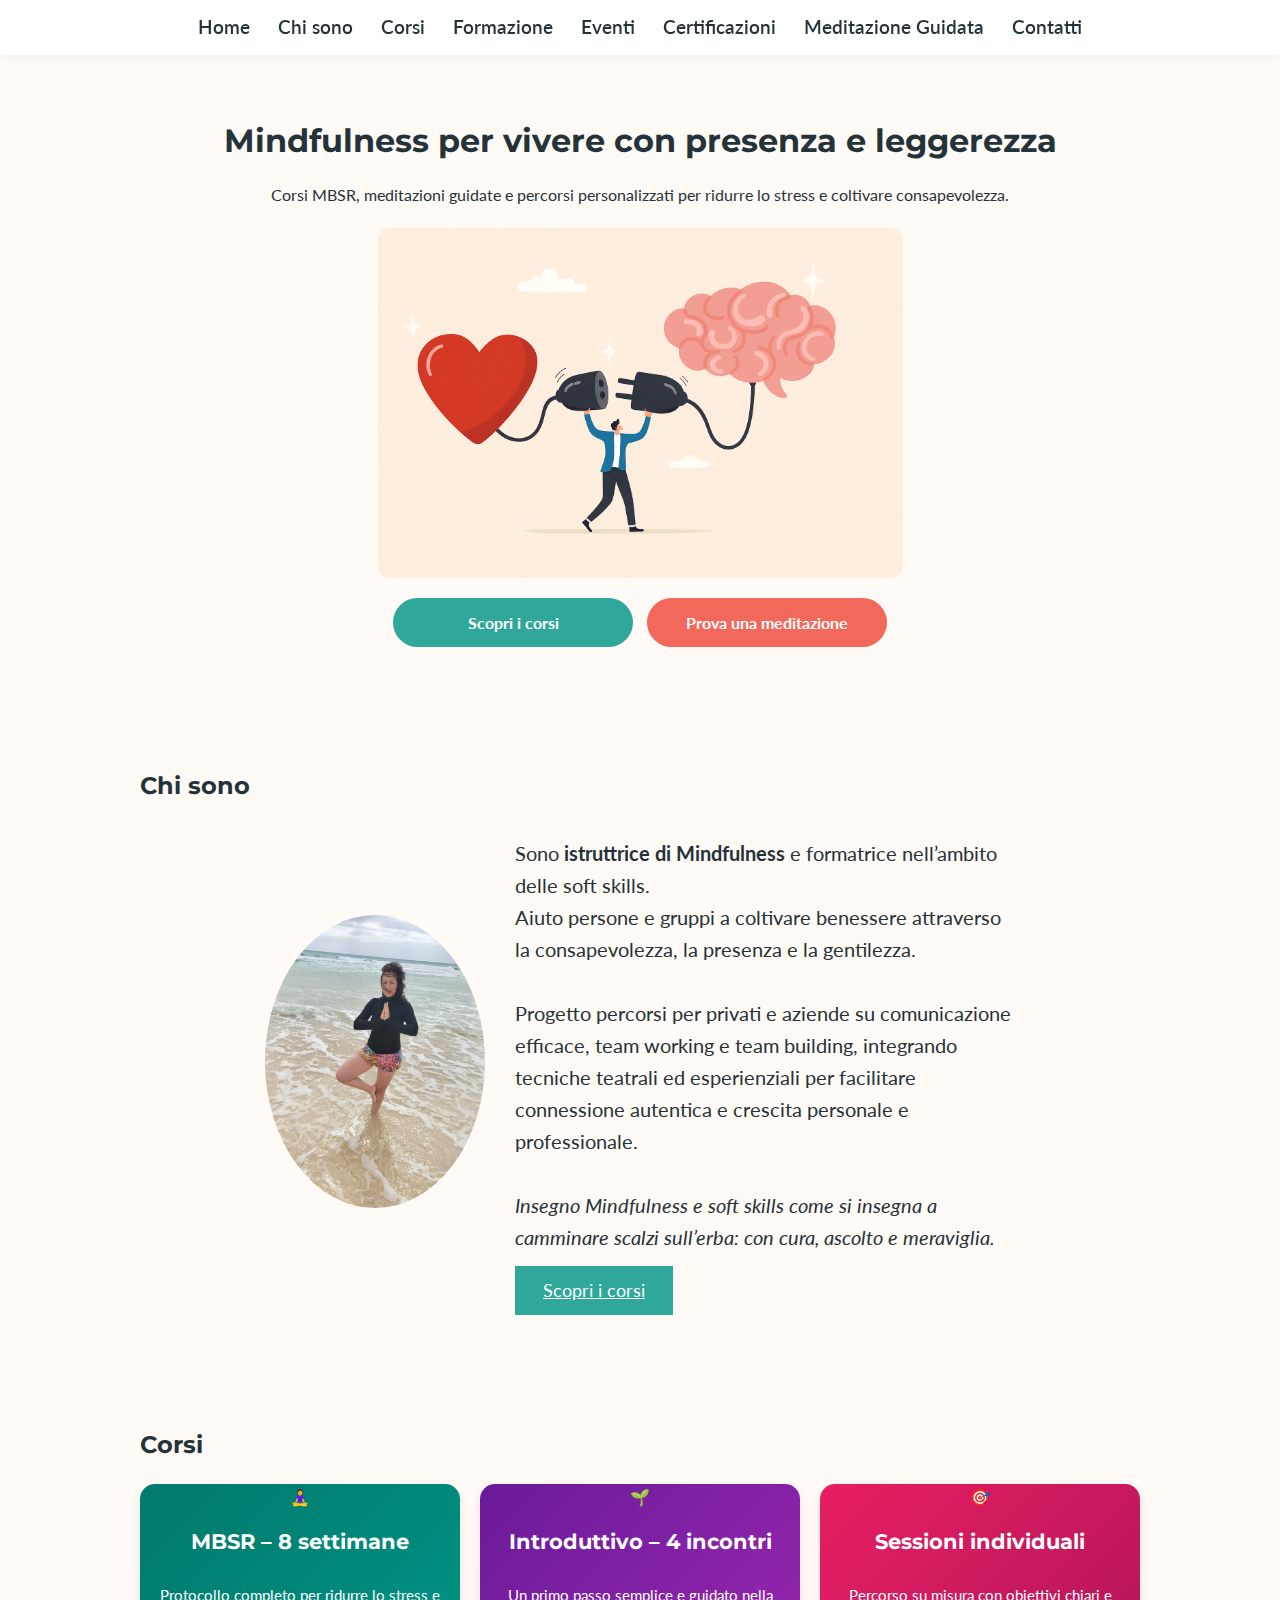
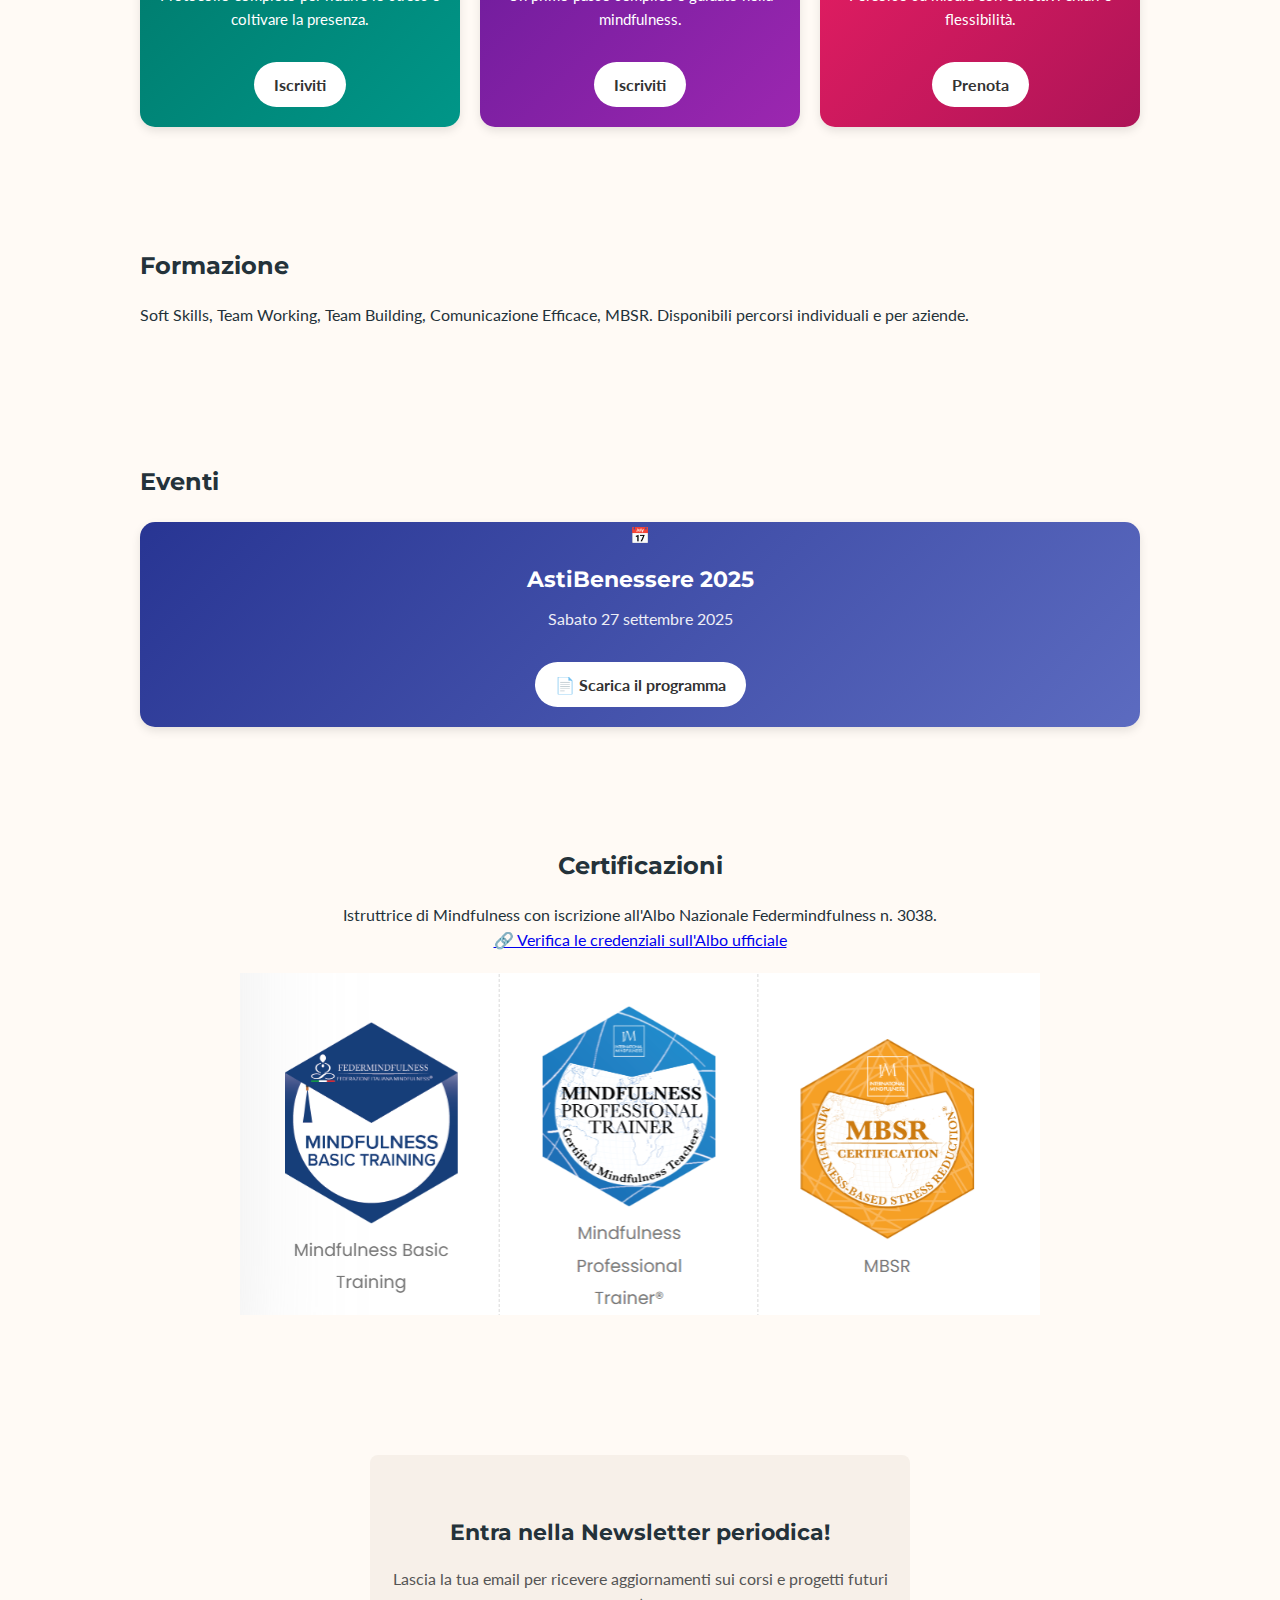
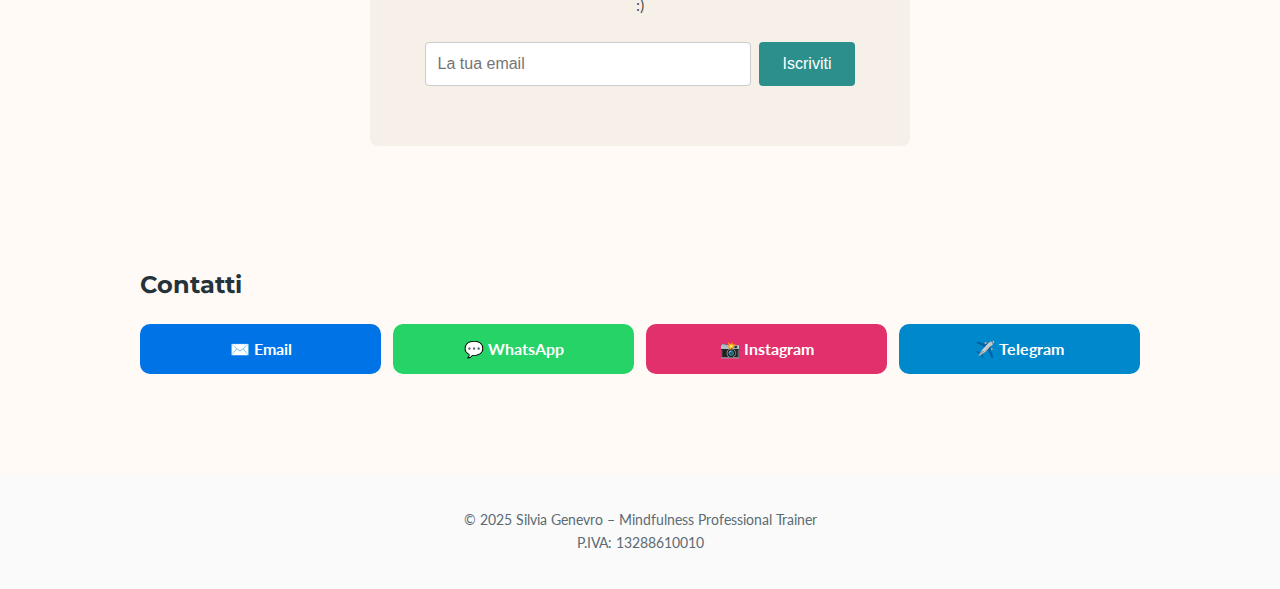
<file: index.html>
<!doctype html>
<html lang="it">
<head>
  <meta charset="utf-8">
  <meta name="viewport" content="width=device-width, initial-scale=1">

  <!-- SEO -->
  <title>Silvia Genevro - Mindfulness e Corsi MBSR ad Asti</title>
  <meta name="description" content="Silvia Genevro, istruttrice di Mindfulness ad Asti. Corsi MBSR, meditazioni guidate e sessioni individuali per ridurre lo stress e coltivare consapevolezza.">
  <meta name="keywords" content="Mindfulness, MBSR, Asti, meditazione guidata, corsi mindfulness, ridurre stress, benessere, Silvia Genevro">
  <meta name="author" content="Silvia Genevro">

  <!-- Open Graph per social -->
  <meta property="og:title" content="Silvia Genevro - Mindfulness ad Asti">
  <meta property="og:description" content="Corsi MBSR, meditazioni guidate e sessioni individuali per ridurre lo stress e coltivare consapevolezza.">
  <meta property="og:image" content="https://silviagenevro.netlify.app/assets/img/Silviafotoprofilo.jpg">
  <meta property="og:url" content="https://silviagenevro.netlify.app/">
  <meta property="og:type" content="website">

  <!-- Twitter Card -->
  <meta name="twitter:card" content="summary_large_image">
  <meta name="twitter:title" content="Silvia Genevro - Mindfulness ad Asti">
  <meta name="twitter:description" content="Corsi MBSR, meditazioni guidate e sessioni individuali per ridurre lo stress e coltivare consapevolezza.">
  <meta name="twitter:image" content="https://silviagenevro.netlify.app/assets/img/Silviafotoprofilo.jpg">

  <!-- CSS -->
  <link rel="stylesheet" href="assets/css/style.css">
  <link href="https://fonts.googleapis.com/css2?family=Montserrat:wght@700&family=Lato&display=swap" rel="stylesheet">
  <meta name="google-site-verification" content="jrAuXxmCcju56sMJXkRzgrYA4dewUzp_A_s89oQoPgI" />
</head>

<body>

<!-- HEADER -->
<header>
  <!-- icona hamburger -->
  <span class="menu-toggle" id="menu-toggle" role="button" aria-label="Apri/chiudi menu" aria-expanded="false"></span>

  <nav id="nav-links">
    <a href="#home">Home</a>
    <a href="#chi-sono">Chi sono</a>
    <a href="#corsi">Corsi</a>
    <a href="#formazione">Formazione</a>
    <a href="#eventi">Eventi</a>
    <a href="#certificazioni">Certificazioni</a>
    <a href="meditazione.html">Meditazione Guidata</a>
    <a href="#contatti">Contatti</a>
  </nav>
</header>

  <!-- HERO -->
  <section class="hero" id="home">
    <h1>Mindfulness per vivere con presenza e leggerezza</h1>
    <p>Corsi MBSR, meditazioni guidate e percorsi personalizzati per ridurre lo stress e coltivare consapevolezza.</p>
    <img src="assets/img/hero-heart-brain.png" alt="Mindfulness cuore cervello">
    <div class="hero-buttons">
      <a class="btn primary" href="#corsi">Scopri i corsi</a>
      <a class="btn alt" href="meditazione.html">Prova una meditazione</a>
    </div>
  </section>

  <!-- CHI SONO -->
  <section id="chi-sono" class="section about">
    <h2>Chi sono</h2>
    <div class="about-container">
      <img src="assets/img/Silviafotoprofilo.jpg" alt="Silvia Genevro">
      <div class="about-text">
        <p>Sono <strong>istruttrice di Mindfulness</strong> e formatrice nell’ambito delle soft skills.
<br>Aiuto persone e gruppi a coltivare benessere attraverso la consapevolezza, la presenza e la gentilezza.</br>  
<br>Progetto percorsi per privati e aziende su comunicazione efficace, team working e team building, integrando tecniche teatrali ed esperienziali per facilitare connessione autentica e crescita personale e professionale.</br>  
<br><i>Insegno Mindfulness e soft skills come si insegna a camminare scalzi sull’erba: con cura, ascolto e meraviglia.</i></br></p>
        <a class="btn primary" href="#corsi">Scopri i corsi</a>
      </div>
    </div>
  </section>

<section id="corsi" class="section">
  <h2>Corsi</h2>
  <div class="cards">

    <div class="card mbsr">
      <div class="card-header">🧘‍♀️</div>
      <h3><a href="mbsr.html">MBSR – 8 settimane</a></h3>
      <p>Protocollo completo per ridurre lo stress e coltivare la presenza.</p>
      <a class="btn" href="mailto:silvia.genevro@gmail.com?subject=Iscrizione%20MBSR">Iscriviti</a>
    </div>

    <div class="card intro">
      <div class="card-header">🌱</div>
      <h3><a href="introduttivo.html">Introduttivo – 4 incontri</a></h3>
      <p>Un primo passo semplice e guidato nella mindfulness.</p>
      <a class="btn" href="mailto:silvia.genevro@gmail.com?subject=Iscrizione%20Introduttivo">Iscriviti</a>
    </div>

    <div class="card sessioni">
      <div class="card-header">🎯</div>
      <h3><a href="sessioni.html">Sessioni individuali</a></h3>
      <p>Percorso su misura con obiettivi chiari e flessibilità.</p>
      <a class="btn" href="mailto:silvia.genevro@gmail.com?subject=Prenotazione%20Sessione">Prenota</a>
    </div>

  </div>
</section>


  <!-- FORMAZIONE -->
  <section id="formazione" class="section">
    <h2>Formazione</h2>
    <p>Soft Skills, Team Working, Team Building, Comunicazione Efficace, MBSR. Disponibili percorsi individuali e per aziende.</p>
  </section>

  <!-- EVENTI -->
<section id="eventi" class="section">
  <h2>Eventi</h2>
  <div class="cards">
    <div class="card evento">
      <div class="card-header">📅</div>
      <h3>AstiBenessere 2025</h3>
      <p>Sabato 27 settembre 2025</p>
      <a class="btn" href="assets/pdf/brochure-AstiBenessere2025_B2.pdf" download>
        📄 Scarica il programma
      </a>
    </div>
  </div>
</section>



  <!-- CERTIFICAZIONI -->
  <section id="certificazioni" class="section">
    <h2>Certificazioni</h2>
    <p>
      Istruttrice di Mindfulness con iscrizione all'Albo Nazionale Federmindfulness n. 3038.<br>
      <a href="https://www.albonazionalemindfulness.it/professionista/silvia-genevro" target="_blank">🔗 Verifica le credenziali sull'Albo ufficiale</a>
    </p>
    <img src="assets/img/certificazioni.png" alt="Certificazioni di Silvia Genevro">
  </section>

  <!-- NEWSLETTER -->
  <section id="newsletter" class="section">
    <h2>Entra nella Newsletter periodica!</h2>
    <p>Lascia la tua email per ricevere aggiornamenti sui corsi e progetti futuri :)</p>
    <form name="newsletter" method="POST" data-netlify="true">
      <input type="email" name="email" placeholder="La tua email" required>
      <button type="submit">Iscriviti</button>
    </form>
  </section>

<!-- CONTATTI -->
<section id="contatti" class="section">
  <h2>Contatti</h2>
  <div class="contact-grid">
    <!-- Email -->
    <a href="mailto:silvia.genevro@gmail.com" class="contact-btn email">✉️ Email</a>
    <!-- WhatsApp -->
    <a href="https://wa.me/393771747588" target="_blank" class="contact-btn whatsapp">💬 WhatsApp</a>
    <!-- Instagram -->
    <a href="https://www.instagram.com/silvia_genevro" target="_blank" class="contact-btn instagram">📸 Instagram</a>
    <!-- Telegram -->
    <a href="https://t.me/silviagenevro" target="_blank" class="contact-btn telegram">✈️ Telegram</a>
  </div>
</section>

  <!-- FOOTER -->
  <footer>
    <p>© 2025 Silvia Genevro – Mindfulness Professional Trainer<br>P.IVA: 13288610010</p>
  </footer>

<!-- MENU LOGIC -->
<script>
document.addEventListener("DOMContentLoaded", function () {
  const menuToggle = document.getElementById("menu-toggle");
  const navLinks   = document.getElementById("nav-links");

  const isOpen = () => navLinks.classList.contains("active");
  const openMenu = () => {
    navLinks.classList.add("active");
    document.body.classList.add("menu-open");
    menuToggle.setAttribute("aria-expanded", "true");
  };
  const closeMenu = () => {
    navLinks.classList.remove("active");
    document.body.classList.remove("menu-open");
    menuToggle.setAttribute("aria-expanded", "false");
  };

  // Toggle con l’icona
  menuToggle.addEventListener("click", (e) => {
    e.stopPropagation();
    isOpen() ? closeMenu() : openMenu();
  });

  // Chiudi clic su un link
  navLinks.querySelectorAll("a").forEach(a => {
    a.addEventListener("click", () => {
      closeMenu();
    });
  });

  // Chiudi clic FUORI dal menu
  document.addEventListener("click", (e) => {
    if (isOpen() && !navLinks.contains(e.target) && e.target !== menuToggle) {
      closeMenu();
    }
  });

  // Chiudi con ESC
  document.addEventListener("keydown", (e) => {
    if (e.key === "Escape" && isOpen()) closeMenu();
  });

  // Chiudi allo scroll
  window.addEventListener("scroll", () => {
    if (isOpen()) closeMenu();
  }, { passive: true });

  // Chiudi se cambia l’anchor/hash
  window.addEventListener("hashchange", closeMenu);

  // Chiudi tornando a desktop
  window.addEventListener("resize", () => {
    if (window.innerWidth > 992 && isOpen()) closeMenu();
  });
});
</script>

</body>
</html>
</file>
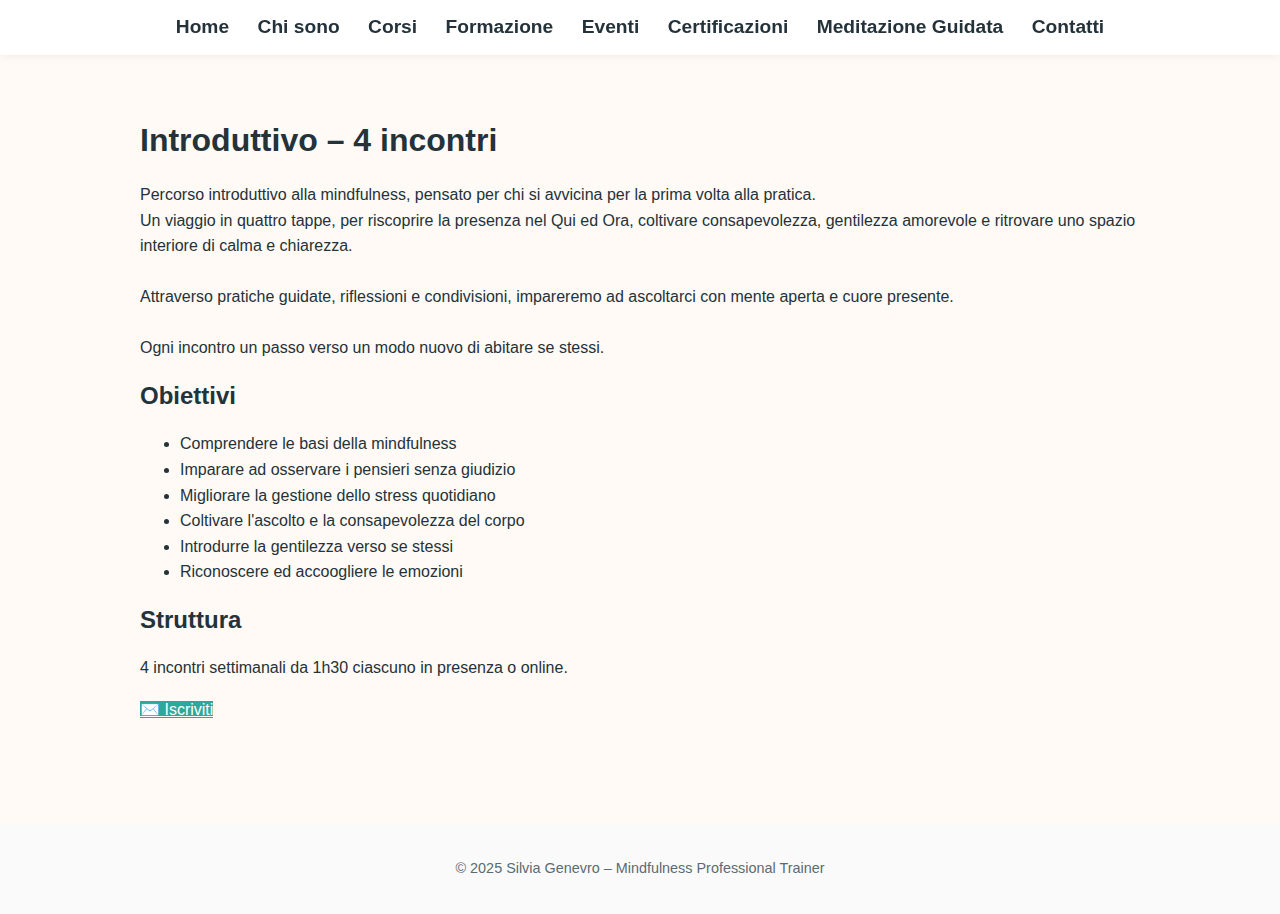
<file: introduttivo.html>
<!DOCTYPE html>
<html lang="it">
<head>
  <meta charset="UTF-8">
  <meta name="viewport" content="width=device-width, initial-scale=1.0">
  <title>Introduttivo – 4 incontri</title>
  <link rel="stylesheet" href="assets/css/style.css">
</head>
<body>
<!-- HEADER (mobile hamburger + nav) -->
<header>
  <span class="menu-toggle" id="menu-toggle" role="button" aria-label="Apri/chiudi menu" aria-expanded="false"></span>

  <nav id="nav-links">
    <a href="index.html#home">Home</a>
    <a href="index.html#chi-sono">Chi sono</a>
    <a href="index.html#corsi">Corsi</a>
    <a href="index.html#formazione">Formazione</a>
    <a href="index.html#eventi">Eventi</a>
    <a href="index.html#certificazioni">Certificazioni</a>
    <a href="meditazione.html">Meditazione Guidata</a>
    <a href="index.html#contatti">Contatti</a>
  </nav>
</header>


  <section class="section">
    <h1>Introduttivo – 4 incontri</h1>
    <p>
      Percorso introduttivo alla mindfulness, pensato per chi si avvicina
      per la prima volta alla pratica.
      <br>Un viaggio in quattro tappe, per riscoprire la presenza nel Qui ed Ora, coltivare consapevolezza, gentilezza amorevole e ritrovare uno spazio interiore di calma e chiarezza. 
   </br><br>Attraverso pratiche guidate, riflessioni e condivisioni, impareremo ad ascoltarci con mente aperta e cuore presente.</br>
      <br>Ogni incontro un passo verso un modo nuovo di abitare se stessi.</br> </p>
      
    </p>

    <h2>Obiettivi</h2>
    <ul>
      <li>Comprendere le basi della mindfulness</li>
      <li>Imparare ad osservare i pensieri senza giudizio</li>
      <li>Migliorare la gestione dello stress quotidiano</li>
      <li>Coltivare l'ascolto e la consapevolezza del corpo</li>
      <li>Introdurre la gentilezza verso se stessi</li>
      <li>Riconoscere ed accoogliere le emozioni</li>
    </ul>

    <h2>Struttura</h2>
    <p>4 incontri settimanali da 1h30 ciascuno in presenza o online.</p>

    <a href="mailto:silvia.genevro@gmail.com?subject=Iscrizione%20al%20corso%20Introduttivo%20-%204%20incontri" 
   class="btn primary">
   ✉️ Iscriviti
</a>


  </section>

  <footer>
    <p>© 2025 Silvia Genevro – Mindfulness Professional Trainer</p>
  </footer>
  <script>
document.addEventListener("DOMContentLoaded", function () {
  const menuToggle = document.getElementById("menu-toggle");
  const navLinks   = document.getElementById("nav-links");

  const isOpen = () => navLinks.classList.contains("active");
  const openMenu = () => {
    navLinks.classList.add("active");
    document.body.classList.add("menu-open");
    menuToggle.setAttribute("aria-expanded", "true");
  };
  const closeMenu = () => {
    navLinks.classList.remove("active");
    document.body.classList.remove("menu-open");
    menuToggle.setAttribute("aria-expanded", "false");
  };

  // Toggle con l’icona
  menuToggle.addEventListener("click", (e) => {
    e.stopPropagation();
    isOpen() ? closeMenu() : openMenu();
  });

  // Chiudi clic su un link
  navLinks.querySelectorAll("a").forEach(a => {
    a.addEventListener("click", () => {
      closeMenu();
    });
  });

  // Chiudi clic FUORI dal menu (senza backdrop)
  document.addEventListener("click", (e) => {
    if (isOpen() && !navLinks.contains(e.target) && e.target !== menuToggle) {
      closeMenu();
    }
  });

  // Chiudi con ESC
  document.addEventListener("keydown", (e) => {
    if (e.key === "Escape" && isOpen()) closeMenu();
  });

  // Chiudi allo scroll
  window.addEventListener("scroll", () => {
    if (isOpen()) closeMenu();
  }, { passive: true });

  // Chiudi se cambia l’anchor/hash
  window.addEventListener("hashchange", closeMenu);

  // Chiudi tornando a desktop
  window.addEventListener("resize", () => {
    if (window.innerWidth > 992 && isOpen()) closeMenu();
  });
});
</script>

</body>
</html>
</file>
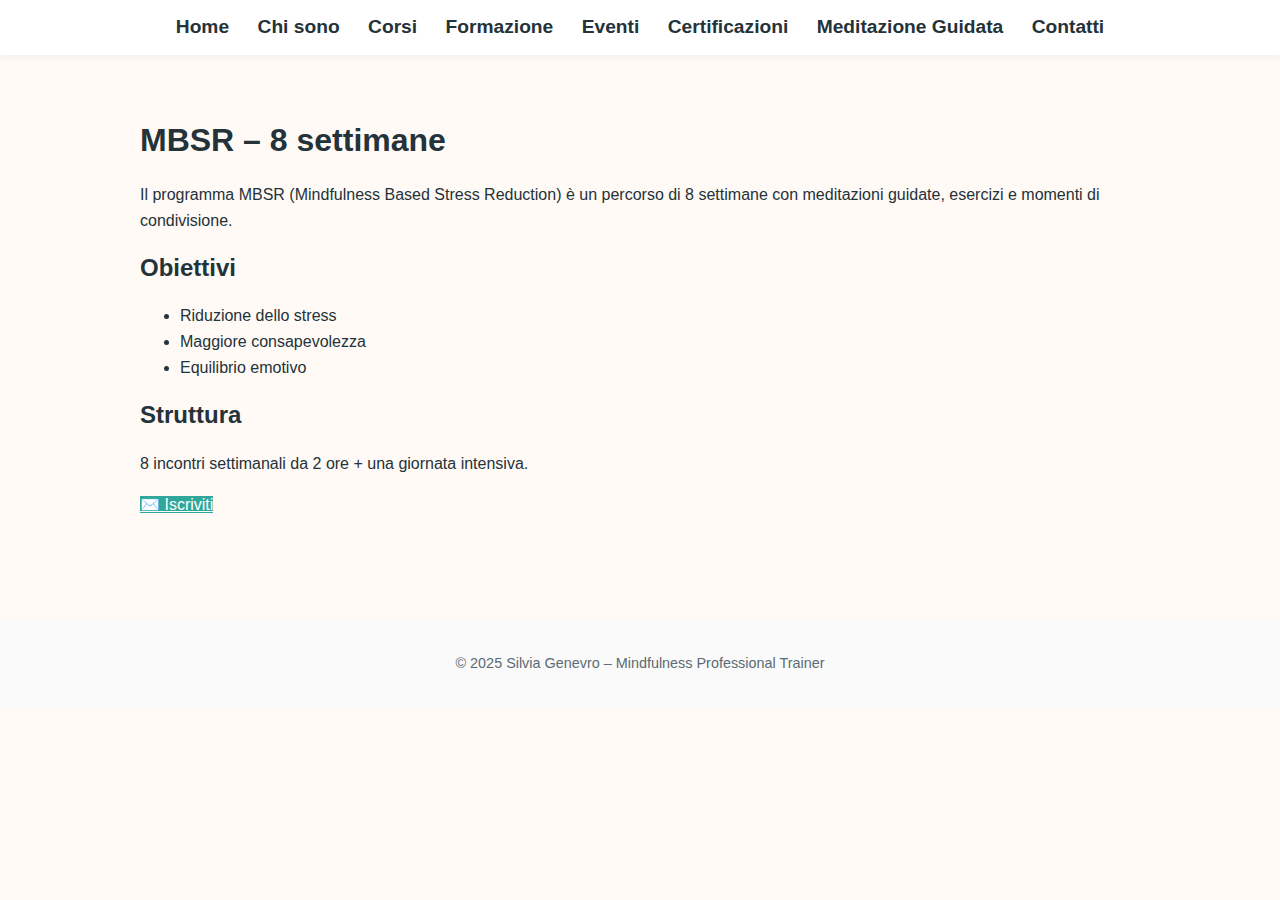
<file: mbsr.html>
<!DOCTYPE html>
<html lang="it">
<head>
  <meta charset="UTF-8">
  <meta name="viewport" content="width=device-width, initial-scale=1.0">
  <title>MBSR – 8 settimane</title>
  <link rel="stylesheet" href="assets/css/style.css">
</head>
<body>
  <!-- HEADER -->
  <header>
    <nav>
      <a href="index.html">Home</a>
      <a href="index.html#chi-sono">Chi sono</a>
      <a href="index.html#corsi">Corsi</a>
      <a href="index.html#formazione">Formazione</a>
      <a href="index.html#eventi">Eventi</a>
      <a href="index.html#certificazioni">Certificazioni</a>
      <a href="meditazione.html">Meditazione Guidata</a>
      <a href="index.html#contatti">Contatti</a>
    </nav>
  </header>

  <!-- CONTENUTO -->
  <section class="section">
    <h1>MBSR – 8 settimane</h1>
    <p>
      Il programma MBSR (Mindfulness Based Stress Reduction) è un percorso di 8 settimane
      con meditazioni guidate, esercizi e momenti di condivisione.
    </p>

    <h2>Obiettivi</h2>
    <ul>
      <li>Riduzione dello stress</li>
      <li>Maggiore consapevolezza</li>
      <li>Equilibrio emotivo</li>
    </ul>

    <h2>Struttura</h2>
    <p>8 incontri settimanali da 2 ore + una giornata intensiva.</p>

    <a href="mailto:silvia.genevro@gmail.com?subject=Iscrizione%20al%20corso%20MBSR%20-%208%20settimane" 
   class="btn primary">
   ✉️ Iscriviti
</a>

  </section>

  <!-- FOOTER -->
  <footer>
    <p>© 2025 Silvia Genevro – Mindfulness Professional Trainer</p>
  </footer>
</body>
</html>
</file>
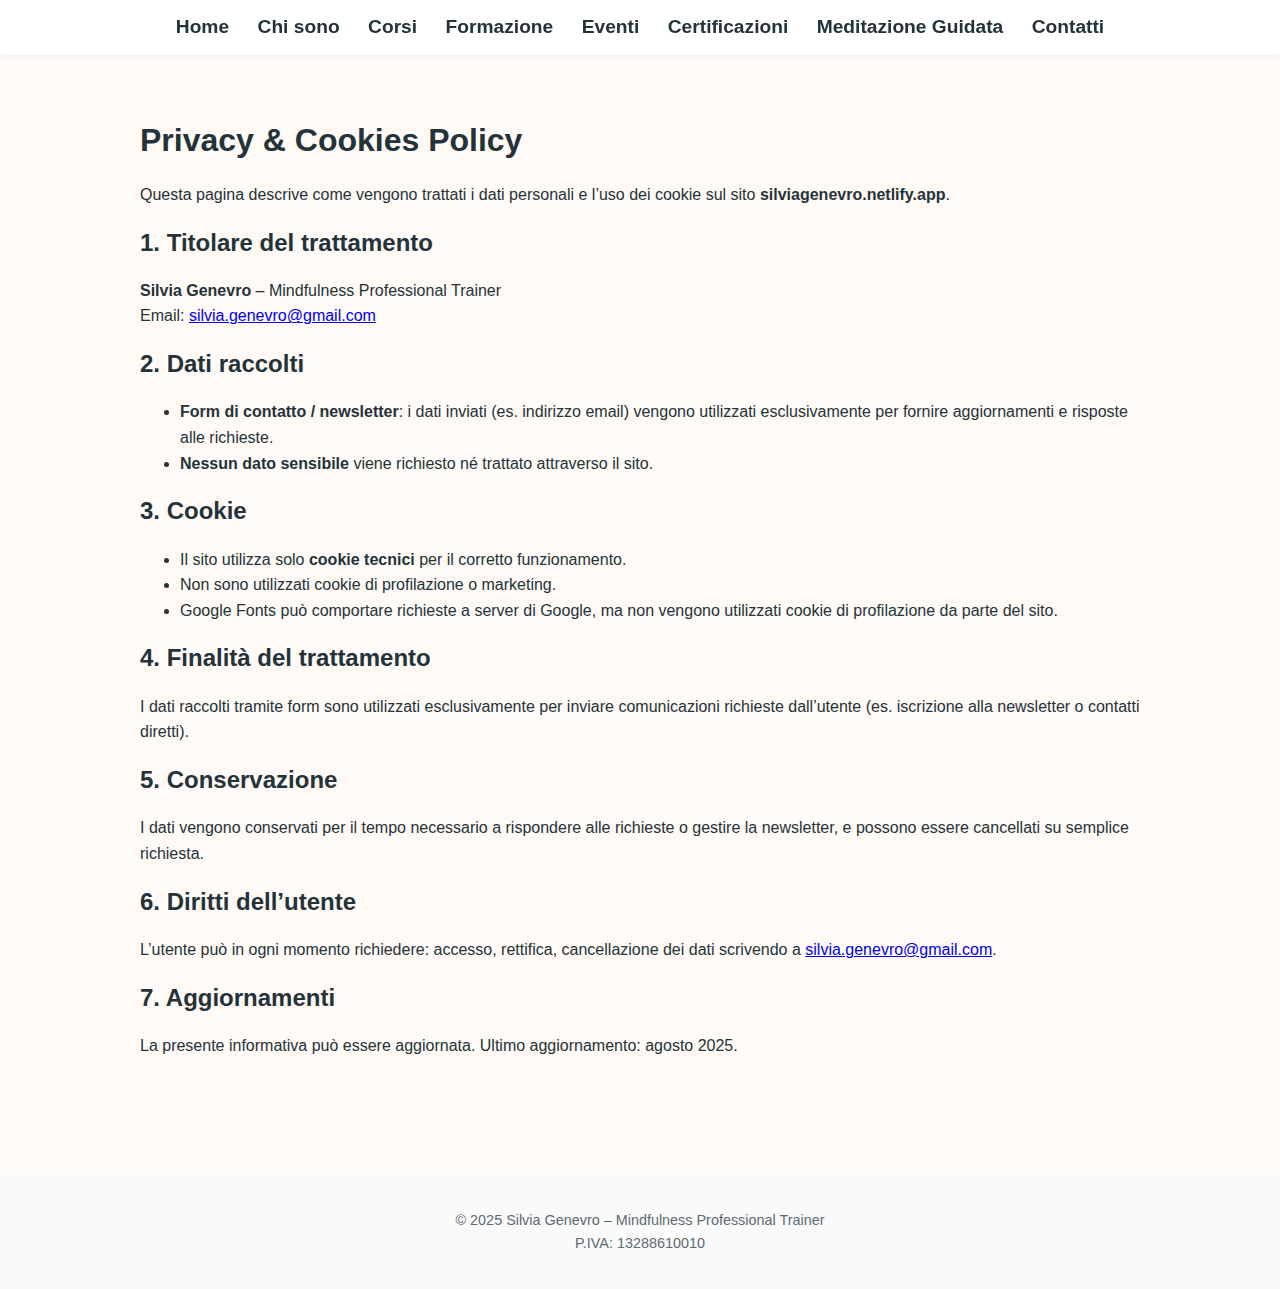
<file: privacy.html>
<!doctype html>
<html lang="it">
<head>
  <meta charset="utf-8">
  <meta name="viewport" content="width=device-width, initial-scale=1">
  <title>Privacy & Cookies Policy - Silvia Genevro</title>
  <link rel="stylesheet" href="assets/css/style.css">
</head>
<body>

<header>
  <span class="menu-toggle" id="menu-toggle" role="button" aria-label="Apri/chiudi menu" aria-expanded="false"></span>
  <nav id="nav-links">
    <a href="index.html#home">Home</a>
    <a href="index.html#chi-sono">Chi sono</a>
    <a href="index.html#corsi">Corsi</a>
    <a href="index.html#formazione">Formazione</a>
    <a href="index.html#eventi">Eventi</a>
    <a href="index.html#certificazioni">Certificazioni</a>
    <a href="meditazione.html">Meditazione Guidata</a>
    <a href="index.html#contatti">Contatti</a>
  </nav>
</header>

<section class="section">
  <h1>Privacy & Cookies Policy</h1>
  <p>Questa pagina descrive come vengono trattati i dati personali e l’uso dei cookie sul sito <strong>silviagenevro.netlify.app</strong>.</p>

  <h2>1. Titolare del trattamento</h2>
  <p><strong>Silvia Genevro</strong> – Mindfulness Professional Trainer<br>
  Email: <a href="mailto:silvia.genevro@gmail.com">silvia.genevro@gmail.com</a></p>

  <h2>2. Dati raccolti</h2>
  <ul>
    <li><strong>Form di contatto / newsletter</strong>: i dati inviati (es. indirizzo email) vengono utilizzati esclusivamente per fornire aggiornamenti e risposte alle richieste.</li>
    <li><strong>Nessun dato sensibile</strong> viene richiesto né trattato attraverso il sito.</li>
  </ul>

  <h2>3. Cookie</h2>
  <ul>
    <li>Il sito utilizza solo <strong>cookie tecnici</strong> per il corretto funzionamento.</li>
    <li>Non sono utilizzati cookie di profilazione o marketing.</li>
    <li>Google Fonts può comportare richieste a server di Google, ma non vengono utilizzati cookie di profilazione da parte del sito.</li>
  </ul>

  <h2>4. Finalità del trattamento</h2>
  <p>I dati raccolti tramite form sono utilizzati esclusivamente per inviare comunicazioni richieste dall’utente (es. iscrizione alla newsletter o contatti diretti).</p>

  <h2>5. Conservazione</h2>
  <p>I dati vengono conservati per il tempo necessario a rispondere alle richieste o gestire la newsletter, e possono essere cancellati su semplice richiesta.</p>

  <h2>6. Diritti dell’utente</h2>
  <p>L’utente può in ogni momento richiedere: accesso, rettifica, cancellazione dei dati scrivendo a <a href="mailto:silvia.genevro@gmail.com">silvia.genevro@gmail.com</a>.</p>

  <h2>7. Aggiornamenti</h2>
  <p>La presente informativa può essere aggiornata. Ultimo aggiornamento: agosto 2025.</p>
</section>

<footer>
  <p>© 2025 Silvia Genevro – Mindfulness Professional Trainer<br>P.IVA: 13288610010</p>
</footer>

<script>
  /* stesso script menu delle altre pagine */
  document.addEventListener("DOMContentLoaded", function () {
    const menuToggle = document.getElementById("menu-toggle");
    const navLinks   = document.getElementById("nav-links");

    const isOpen = () => navLinks.classList.contains("active");
    const openMenu = () => { navLinks.classList.add("active"); document.body.classList.add("menu-open"); menuToggle.setAttribute("aria-expanded", "true"); };
    const closeMenu = () => { navLinks.classList.remove("active"); document.body.classList.remove("menu-open"); menuToggle.setAttribute("aria-expanded", "false"); };

    menuToggle.addEventListener("click", (e) => { e.stopPropagation(); isOpen() ? closeMenu() : openMenu(); });
    navLinks.querySelectorAll("a").forEach(a => a.addEventListener("click", closeMenu));
    document.addEventListener("click", (e) => { if (isOpen() && !navLinks.contains(e.target) && e.target !== menuToggle) closeMenu(); });
    document.addEventListener("keydown", (e) => { if (e.key === "Escape" && isOpen()) closeMenu(); });
    window.addEventListener("scroll", () => { if (isOpen()) closeMenu(); }, { passive: true });
    window.addEventListener("hashchange", closeMenu);
    window.addEventListener("resize", () => { if (window.innerWidth > 992 && isOpen()) closeMenu(); });
  });
</script>

</body>
</html>
</file>
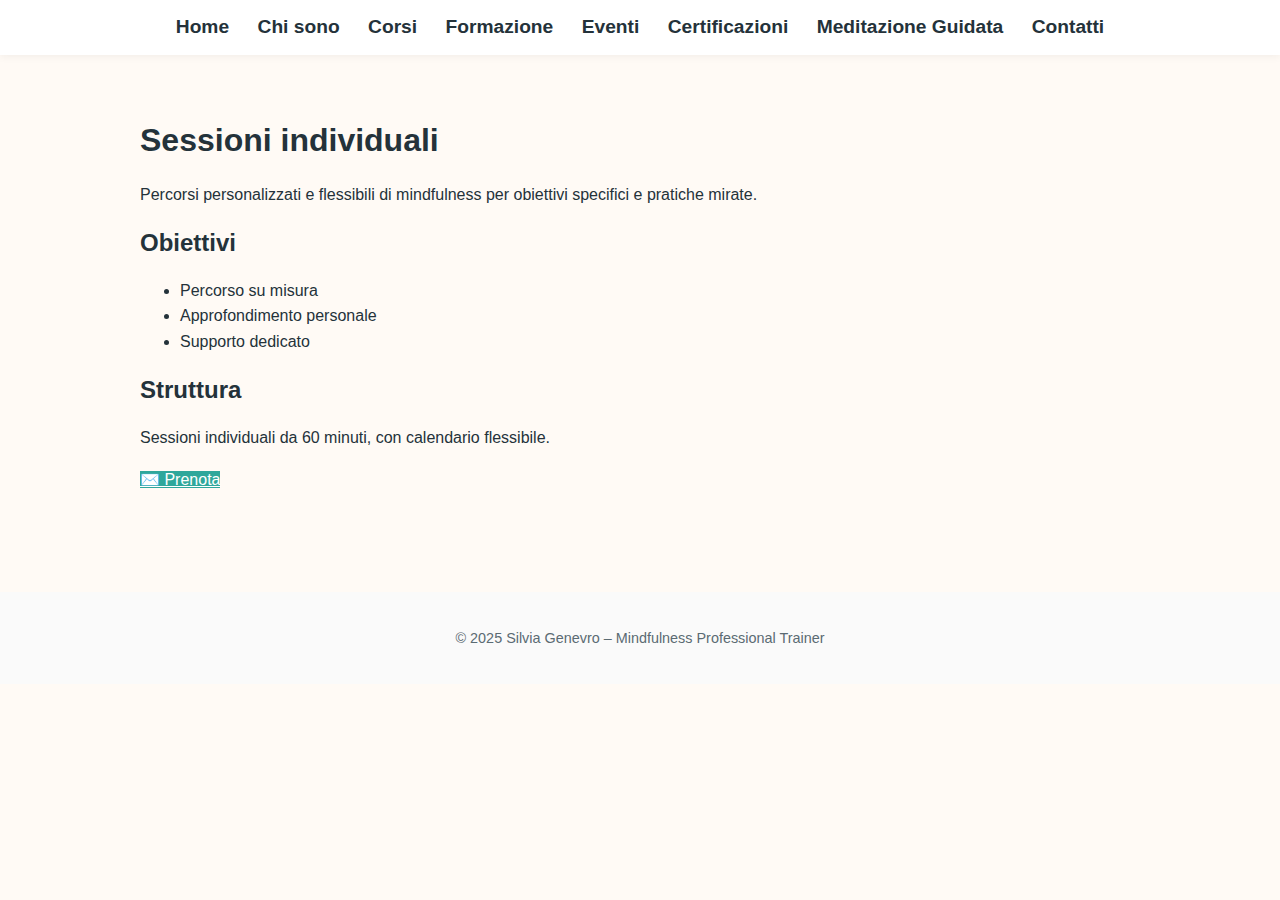
<file: sessioni.html>
<!DOCTYPE html>
<html lang="it">
<head>
  <meta charset="UTF-8">
  <meta name="viewport" content="width=device-width, initial-scale=1.0">
  <title>Sessioni individuali</title>
  <link rel="stylesheet" href="assets/css/style.css">
</head>
<body>
  <header>
    <nav>
      <a href="index.html">Home</a>
      <a href="index.html#chi-sono">Chi sono</a>
      <a href="index.html#corsi">Corsi</a>
      <a href="index.html#formazione">Formazione</a>
      <a href="index.html#eventi">Eventi</a>
      <a href="index.html#certificazioni">Certificazioni</a>
      <a href="meditazione.html">Meditazione Guidata</a>
      <a href="index.html#contatti">Contatti</a>
    </nav>
  </header>

  <section class="section">
    <h1>Sessioni individuali</h1>
    <p>
      Percorsi personalizzati e flessibili di mindfulness per obiettivi
      specifici e pratiche mirate.
    </p>

    <h2>Obiettivi</h2>
    <ul>
      <li>Percorso su misura</li>
      <li>Approfondimento personale</li>
      <li>Supporto dedicato</li>
    </ul>

    <h2>Struttura</h2>
    <p>Sessioni individuali da 60 minuti, con calendario flessibile.</p>

    <a href="mailto:silvia.genevro@gmail.com?subject=Prenotazione%20Sessioni%20individuali" 
   class="btn primary">
   ✉️ Prenota
</a>

  </section>

  <footer>
    <p>© 2025 Silvia Genevro – Mindfulness Professional Trainer</p>
  </footer>
</body>
</html>
</file>
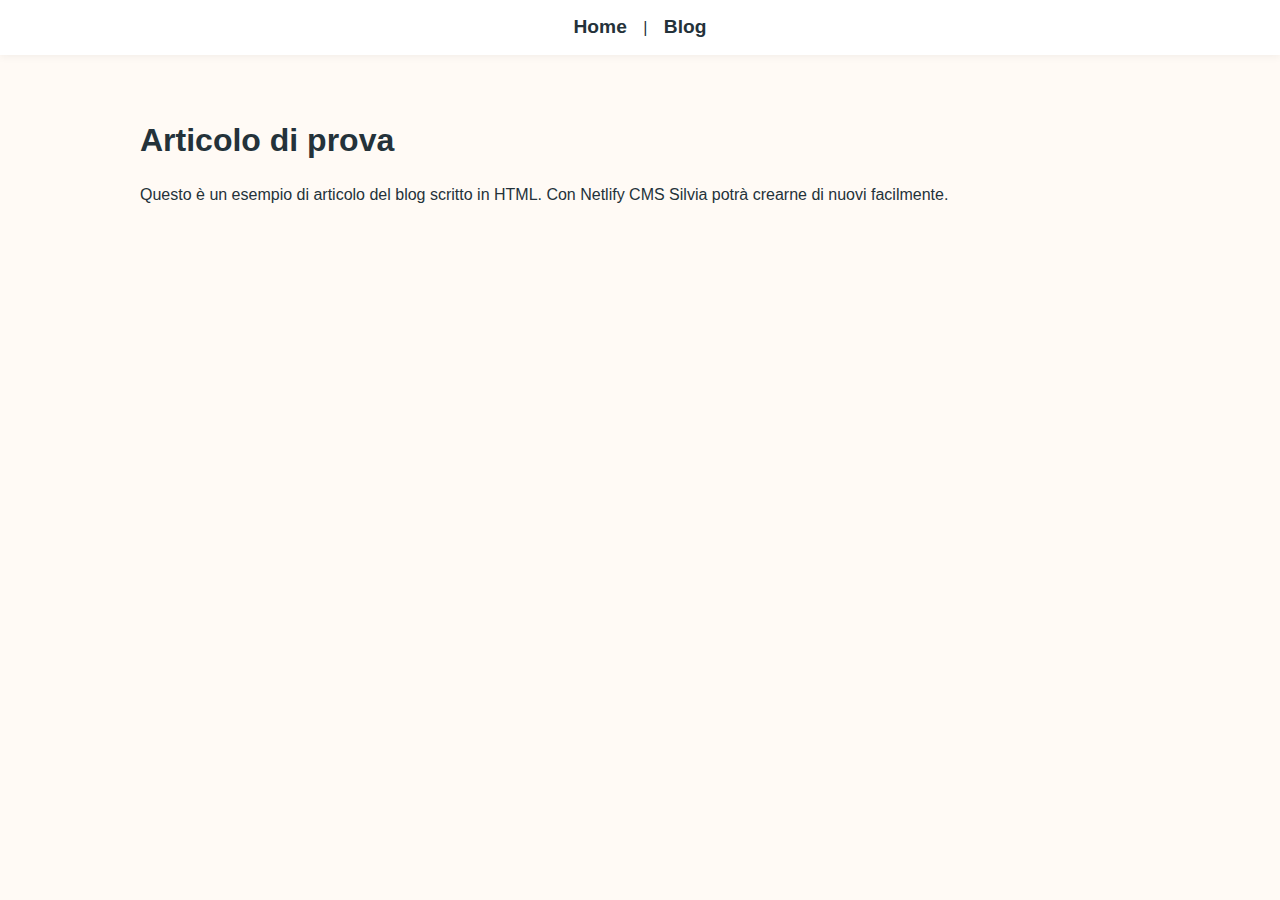
<file: blog/articolo-di-prova.html>
<!doctype html>
<html lang="it">
<head>
<meta charset="utf-8">
<meta name="viewport" content="width=device-width, initial-scale=1">
<title>Articolo di prova</title>
<link rel="stylesheet" href="../assets/css/style.css">
</head>
<body>
<header><nav><a href="../index.html">Home</a> | <a href="../blog/">Blog</a></nav></header>
<section class="section">
<h1>Articolo di prova</h1>
<p>Questo è un esempio di articolo del blog scritto in HTML. Con Netlify CMS Silvia potrà crearne di nuovi facilmente.</p>
</section>
</body>
</html>
</file>
<file: assets/css/style.css>
/* ===== BASE ===== */
body {
  margin: 0;
  font-family: Lato, Arial, sans-serif;
  background: #fffaf5;
  color: #24323a;
  line-height: 1.6;
}

h1, h2, h3 {
  font-family: Montserrat, Arial, sans-serif;
  margin: 0 0 12px;
}

/* ===== HEADER ===== */
header {
  background: #fff;
  box-shadow: 0 2px 8px rgba(0,0,0,.05);
  padding: 12px 20px;
  position: sticky;
  top: 0;
  z-index: 10;
  text-align: center;
}

/* MENU HEADER */
header nav a {
  margin: 0 12px;
  text-decoration: none;
  color: #24323a;
  font-weight: 600;
  font-size: 1.2em; /* aumentato del 20% rispetto al valore standard */
}

/* Migliora leggibilità su mobile */
@media (max-width: 700px) {
  header nav a {
    font-size: 1.1em; /* anche su mobile ingrandito */
    margin: 0 8px;
  }
}


/* ===== HERO ===== */
.hero {
  text-align: center;
  padding: 60px 20px;
}

.hero img {
  max-width: 100%;
  height: auto;
  max-height: 350px;
  margin: 20px auto;
  display: block;
  border-radius: 12px;
}

.hero-buttons {
  margin-top: 15px;
  display: flex;
  justify-content: center;
  gap: 14px;
  flex-wrap: wrap;
}

.hero-buttons .btn {
  flex: 1 1 45%;
  max-width: 200px;
  min-width: 140px;
  padding: 12px 20px;
  border-radius: 30px;
  text-align: center;
  font-weight: bold;
  white-space: nowrap;
  text-decoration: none;
}

.btn.primary {
  background: #2fa79b;
  color: #fff;
}

.btn.alt {
  background: #f2695c;
  color: #fff;
}

/* ===== SECTIONS ===== */
.section {
  padding: 60px 20px;
  max-width: 1000px;
  margin: auto;
}

/* ===== CARDS (CORSI) ===== */
.cards {
  display: grid;
  grid-template-columns: repeat(auto-fit,minmax(280px,1fr));
  gap: 20px;
  margin-top: 20px;
}

.card {
  border-radius: 15px;
  overflow: hidden;
  box-shadow: 0 4px 10px rgba(0,0,0,0.1);
  transition: transform 0.3s ease, box-shadow 0.3s ease;
  text-align: center;
  display: flex;
  flex-direction: column;
  justify-content: space-between;
  color: #fff; /* testo bianco sulle card colorate */
}

/* Hover accattivante */
.card:hover {
  transform: translateY(-8px) scale(1.02);
  box-shadow: 0 10px 20px rgba(0,0,0,0.2);
}

/* Ogni card con colore diverso */
.card.mbsr {
  background: linear-gradient(135deg, #00796b, #009688);
}
.card.intro {
  background: linear-gradient(135deg, #6a1b9a, #9c27b0);
}
.card.sessioni {
  background: linear-gradient(135deg, #e91e63, #ad1457);
}

/* Titolo e descrizione */
.cards .card h3 {
  font-size: 1.3rem;
  margin: 15px 0 10px;
}

.cards .card p {
  flex-grow: 1;
  padding: 0 15px;
  font-size: 0.95rem;
}

/* Bottone nelle card */
.cards .card a.btn {
  display: inline-block;
  margin: 15px auto 20px;
  padding: 10px 20px;
  border-radius: 25px;
  background: #fff;
  color: #333;
  font-weight: bold;
  text-decoration: none;
  transition: background 0.3s ease, color 0.3s ease;
}

.cards .card a.btn:hover {
  background: #333;
  color: #fff;
}


/* ===== ABOUT ===== */
.about-container {
  display: flex;
  align-items: center;
  gap: 30px;
  flex-wrap: wrap;
  justify-content: center;
}

.about-container img {
  max-width: 220px;
  border-radius: 50%;
}

.about-text {
  max-width: 500px;
}

/* ===== FOOTER ===== */
footer {
  padding: 20px;
  text-align: center;
  color: #5b6b73;
  font-size: .9em;
  background: #fafafa;
  margin-top: 40px;
}

/* ===== CONTACT BUTTONS ===== */
.contact-grid {
  display: grid;
  grid-template-columns: repeat(auto-fit, minmax(180px,1fr));
  gap: 12px;
  margin-top: 20px;
}

.contact-btn {
  display: flex;
  align-items: center;
  justify-content: center;
  gap: 8px;
  padding: 12px;
  border-radius: 10px;
  font-weight: bold;
  text-decoration: none;
  color: #fff;
  transition: .2s;
}

.contact-btn:hover { opacity: .85; }

.contact-btn.email { background: #0073e6; }
.contact-btn.phone { background: #00b894; }
.contact-btn.whatsapp { background: #25D366; }
.contact-btn.instagram { background: #E1306C; }
.contact-btn.telegram { background: #0088cc; }

/* ===== VIDEO CONTAINER ===== */
.video-container {
  max-width: 800px;
  margin: 20px auto;
}

/* ===== NEWSLETTER ===== */
#newsletter {
  background: #f7f0e9;
  padding: 60px 20px;
  text-align: center;
  border-radius: 8px;
  margin: 60px auto;
  max-width: 500px;
}

#newsletter h2 {
  margin-bottom: 12px;
  font-size: 1.4rem;
}

#newsletter p {
  margin-bottom: 24px;
  color: #555;
}

#newsletter form {
  display: flex;
  justify-content: center;
  gap: 8px;
  flex-wrap: wrap;
}

#newsletter input[type="email"] {
  padding: 12px;
  font-size: 1em;
  flex: 1 1 250px;
  max-width: 300px;
  border: 1px solid #ccc;
  border-radius: 4px;
}

#newsletter button {
  padding: 12px 24px;
  font-size: 1em;
  background-color: #2c8f8c;
  color: white;
  border: none;
  border-radius: 4px;
  cursor: pointer;
  flex: 0 0 auto;
}

#newsletter button:hover {
  background-color: #256f6c;
}

/* Instagram follow */
.follow-instagram {
  text-align: center;
  margin-top: 40px;
}

.follow-instagram p {
  font-size: 1.2rem;
  font-weight: bold;
  margin-bottom: 14px;
}

.instagram-btn {
  display: inline-block;
  padding: 10px 20px;
  background: #E1306C;
  color: white;
  border-radius: 25px;
  text-decoration: none;
  font-weight: bold;
  transition: background 0.3s;
}

.instagram-btn:hover {
  background: #c2275a;
}

/* ===== SEZIONE MEDITAZIONE ===== */
.meditazione-section {
  text-align: center;
  margin: 40px auto;
  max-width: 800px;
  padding: 0 20px;
}

.meditazione-section h1,
.meditazione-section p {
  text-align: center;
  margin: 0 auto 20px;
  max-width: 700px;
  line-height: 1.6;
}

.meditazione-section video {
  display: block;
  margin: 20px auto;
  width: 100%;
  max-width: 600px;
  border-radius: 12px;
  box-shadow: 0 4px 12px rgba(0,0,0,0.1);
}


/* ===== RESPONSIVE ===== */
@media (max-width: 768px) {
  /* Nav più grande su mobile */
  header nav a {
    font-size: 1.2rem !important;
    padding: 14px 10px !important;
  }

  .hero img {
    max-height: 220px;
  }

  .about-container {
    flex-direction: column;
    text-align: center;
  }

  .about-container img {
    max-width: 180px;
  }

  .cards {
    grid-template-columns: 1fr;
  }

  .contact-grid {
    grid-template-columns: 1fr 1fr;
    gap: 10px;
  }

  .contact-btn {
    font-size: 0.9em;
    padding: 10px;
  }

  #newsletter {
    max-width: 90%;
    padding: 40px 15px;
  }
}

/* ===== SEZIONE CHI SONO ===== */
.about-text {
  font-size: 1.25rem;
  line-height: 1.6;
}

.about-text p {
  font-size: 1.25rem;
  line-height: 1.6;
}

/* Pulsante "Scopri i corsi" nella sezione Chi sono */
.about-container .btn {
  font-size: 1.1rem;
  padding: 14px 28px;
}
.cards .card h3 a {
  text-decoration: none;
  color: inherit;
}

.cards .card h3 a:hover {
  text-decoration: underline;
}
/* ===== EVENTI ===== */
.card.evento {
  background: linear-gradient(135deg, #283593, #5c6bc0); /* blu-viola */
  color: #fff;
  text-align: center;
}

.card.evento h3 {
  font-size: 1.4rem;
  margin: 15px 0 8px;
  font-weight: bold;
}

.card.evento p {
  font-size: 1rem;
  margin: 0 0 15px;
  opacity: 0.9;
}
/* Certificazioni */
#certificazioni img {
  width: 100%;
  max-width: 800px;
  height: auto;      /* mantiene le proporzioni */
  margin: 20px auto;
  display: block;
}

#certificazioni {
  text-align: center; /* ✅ le centra */
}
</file>
